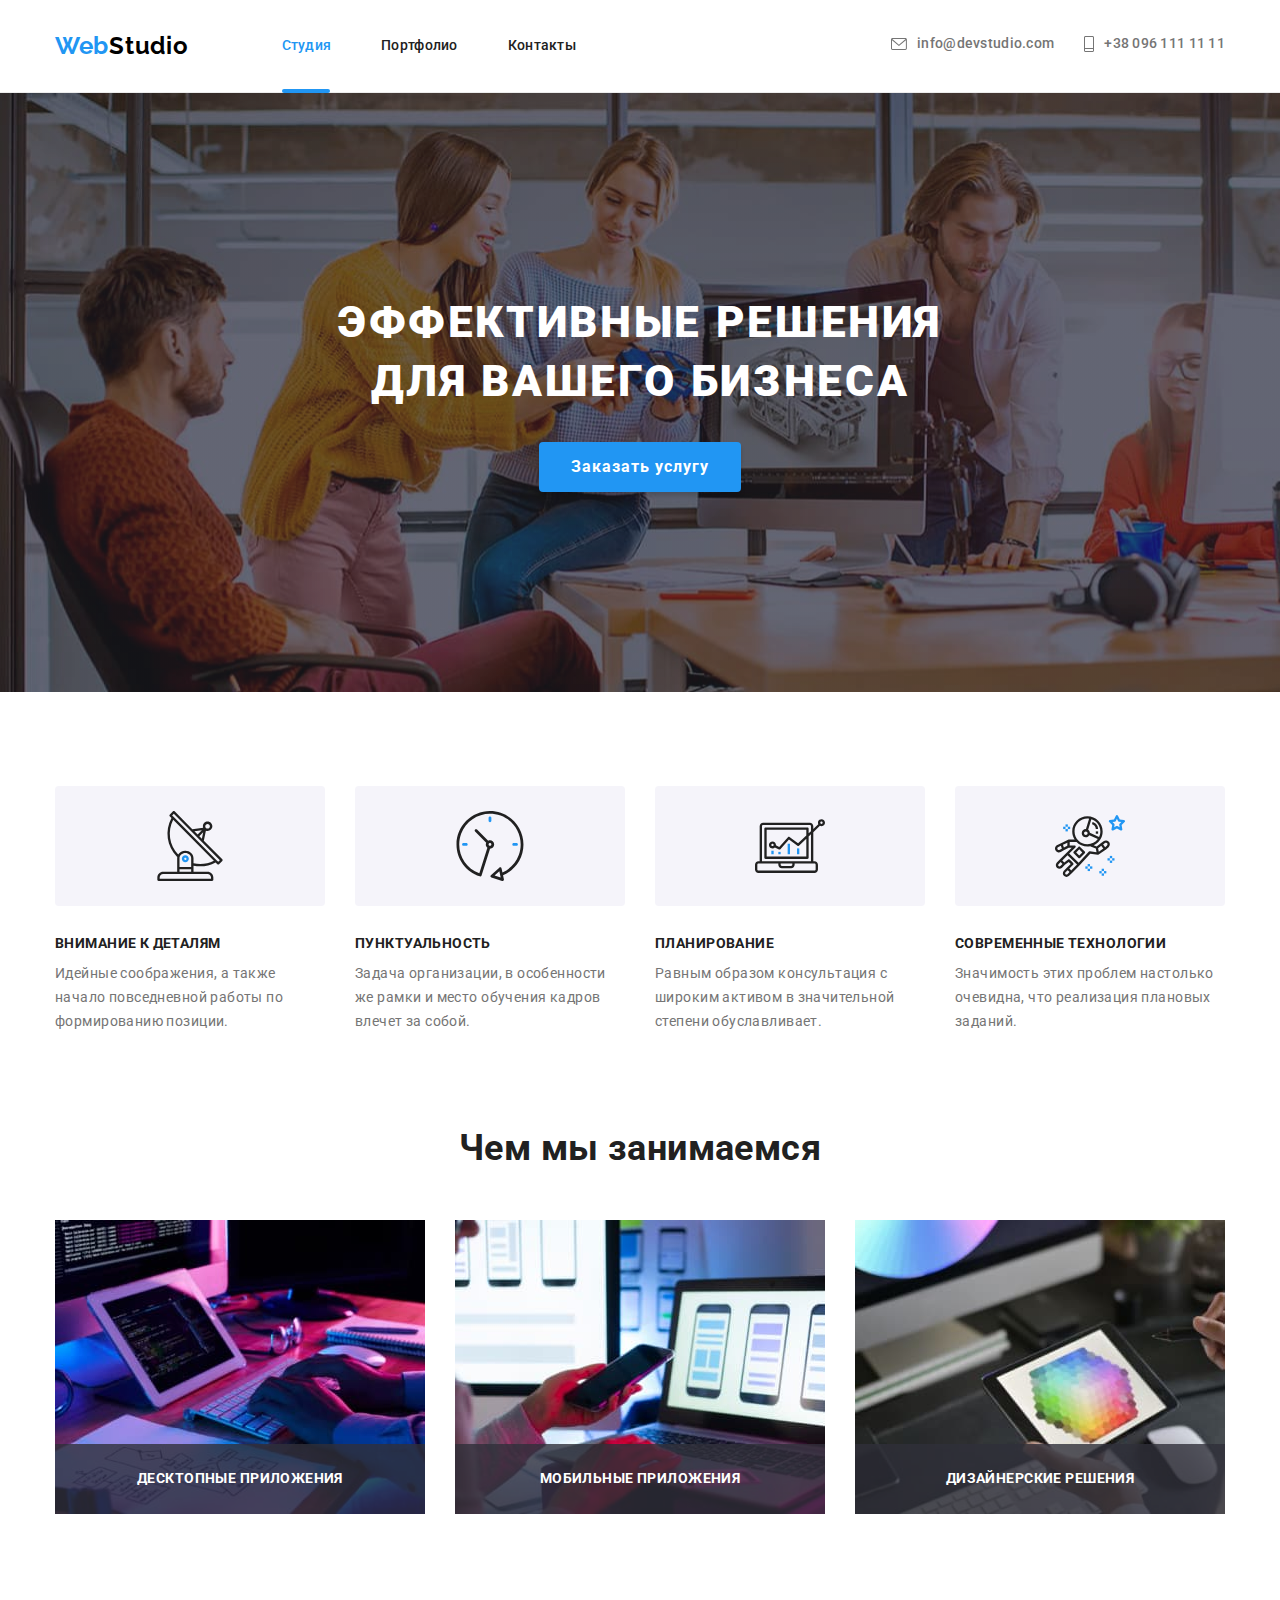
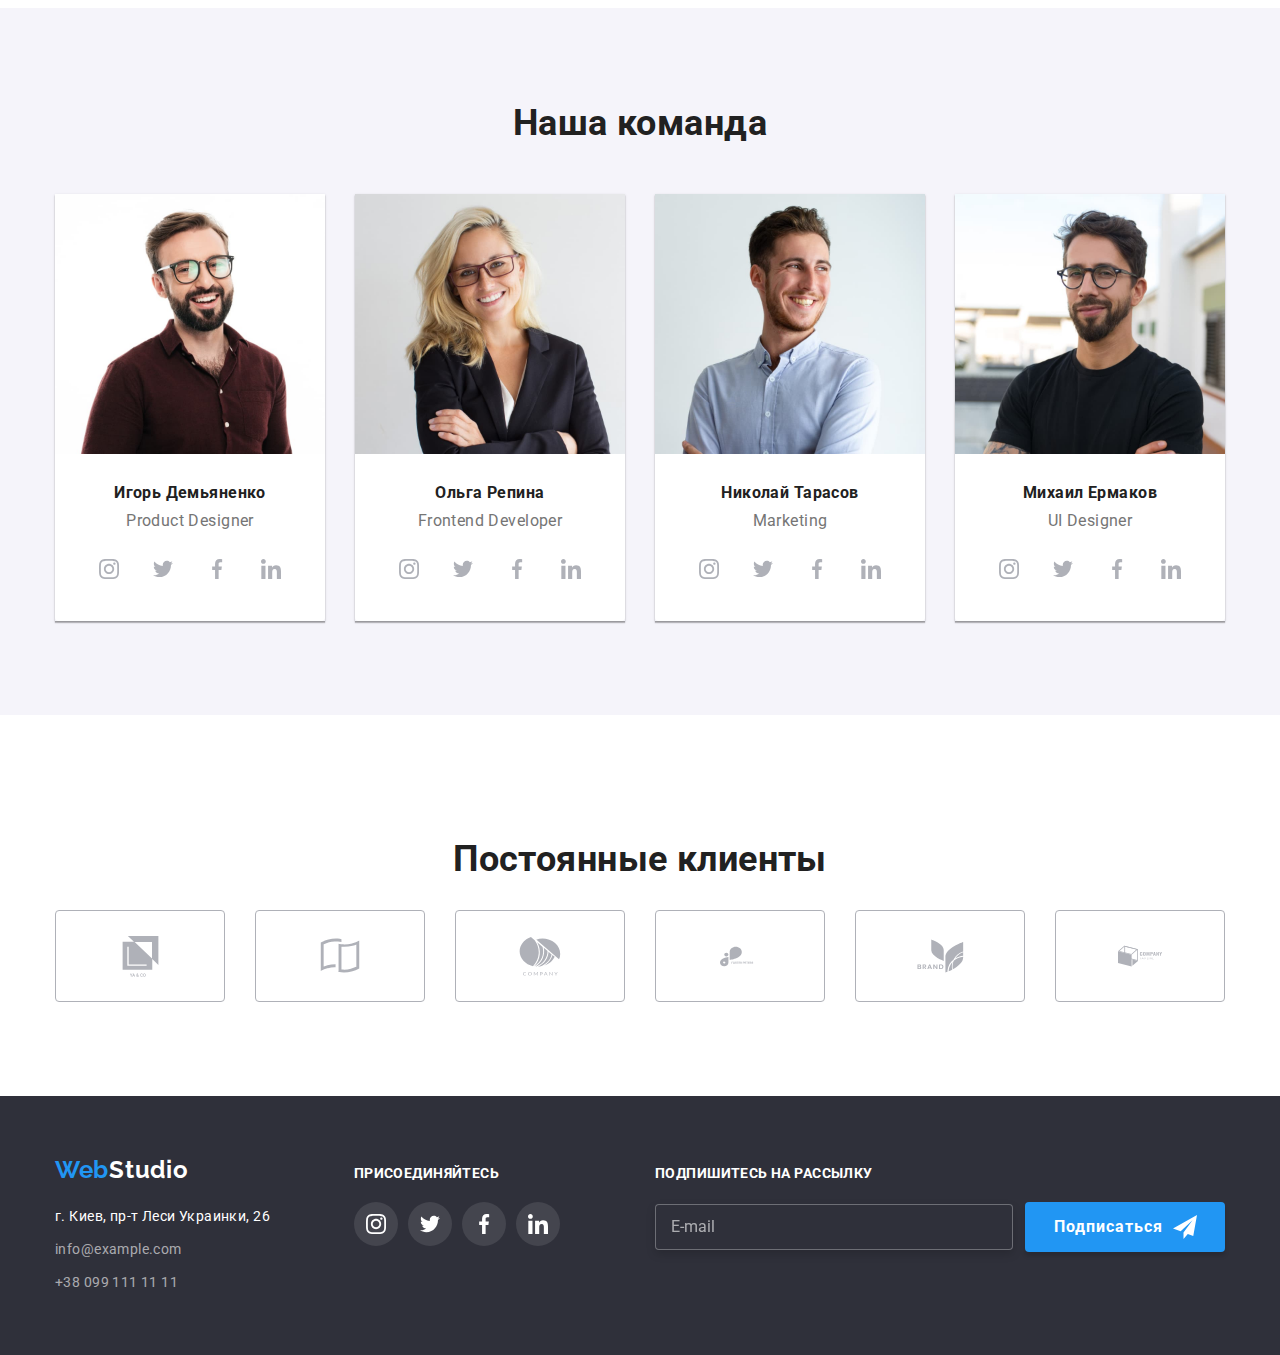
<file: index.html>
<!DOCTYPE html>
<html lang="ru">
<head>
    <meta charset="UTF-8">
    <meta http-equiv="X-UA-Compatible" content="IE=edge">
    <meta name="viewport" content="width=device-width, initial-scale=1.0">
    <title>WebStudio</title>
    <link href="https://fonts.googleapis.com/css2?family=Raleway:wght@700&family=Roboto:wght@400;500;700;900&display=swap"
      rel="stylesheet">
    <link rel="stylesheet" href="https://cdnjs.cloudflare.com/ajax/libs/modern-normalize/1.1.0/modern-normalize.min.css">
    <link rel="stylesheet" href="./css/styles.css">  
</head>

<body>
  <header class="underline">
  <div class="container main-nav">
    <nav class="main-nav">
      <a href="./index.html" class="logo">Web<span class="studio-header">Studio</span></a>
      <ul class="site-nav list">
        <li class="active-studio"><a href="" class="link current">Студия</a></li>
        <li><a href="./portfolio.html" class="link">Портфолио</a></li>
        <li><a href="" class="link">Контакты</a></li>
      </ul>
    </nav>
          <ul class="auth-nav list">
            <li>
              <a href="mailto:info@devstudio.com">
                <svg class="envelope" width="16" height="12"><use href="./images/sprite.svg#icon-envelope"></use></svg>info@devstudio.com</a>
            </li>
            <li>
              <a href="tel:+380961111111">
                <svg class="smartphone" width="10" height="16"><use href="./images/sprite.svg#icon-cell"></use></svg>+38 096 111 11 11</a>
            </li>
          </ul>
  </div>
  </header>

<main>
  <section class="hero">
      <h1 class="hero-title">Эффективные решения<br/> для вашего бизнеса</h1>
      <button type="button" class="hero-button" data-modal-open>Заказать услугу</button>
  </section>


  <section class="section our-pluses">
    <div class="container">
      <h2 class="visually-hidden">Преимущества компании</h2>
      <ul class="feature-list list">
        <li class="icon-antenna">
          <h3 class="title">Внимание к деталям</h3>
          <p>
            Идейные соображения, а также начало повседневной работы по формированию позиции.
          </p>
        </li>
        <li>
          <h3 class="title">Пунктуальность</h3>
          <p>
            Задача организации, в особенности же рамки и место обучения кадров влечет за собой.
          </p>
        </li>
        <li>
          <h3 class="title">Планирование</h3>
          <p>
            Равным образом консультация с широким активом в значительной степени обуславливает.
          </p>
        </li>
        <li>
          <h3 class="title">Современные технологии</h3>
          <p>
            Значимость этих проблем настолько очевидна, что реализация плановых заданий.
          </p>
        </li>
      </ul>
    </div>
  </section>

  <section class="our-works">
    <div class="container">
      <h2 class="section-title title-style">Чем мы занимаемся</h2>
        <ul class="list works-foto">
          <li>
            <div class="label">
              <img src="./images/computerphoto1.jpg" width="370" alt="компьютерные технологии" />
              <h3 class="label-name">Десктопные приложения</h3>
            </div>
          </li>
          <li>
            <div class="label">
              <img src="./images/computerphoto2.jpg" width="370" alt="компьютерные технологии" />
              <h3 class="label-name">Мобильные приложения</h3>
            </div>
          </li>
          <li>
            <div class="label">
              <img src="./images/computerphoto3.jpg" width="370" alt="компьютерные технологии" />
              <h3 class="label-name">Дизайнерские решения</h3>
            </div>
          </li>
        </ul>
    </div>
  </section>

  <section class="section our-team">
    <div class="container">
      <h2 class="section-title title-style">Наша команда</h2>
      <ul class="team list">
        <li>
          <img src="./images/igor-photo.jpg" width="270" alt="игорь-product manager" />
          <div class="team-text">
            <h3 class="section-title">Игорь Демьяненко</h3>
            <p>Product Designer</p>
            <ul class="team-list-links list">
              <li>
                <a href="">
                  <svg class="link" width="20" height="20">
                    <use href="./images/icons.svg#instagram-gray"></use>
                  </svg>
                </a>
              </li>
              <li>
                <a href="">
                  <svg class="link" width="20" height="20">
                    <use href="./images/icons.svg#twitter-gray"></use>
                  </svg>
                </a>
              </li>
              <li>
                <a href="">
                  <svg class="link" width="20" height="20">
                    <use href="./images/icons.svg#facebook-gray"></use>
                  </svg>
                </a>
              </li>
              <li>
                <a href="">
                  <svg class="link" width="20" height="20">
                    <use href="./images/icons.svg#linkedin-gray"></use>
                  </svg>
                </a>
              </li>
            </ul>
          </div>
        </li>
        <li>
          <img src="./images/olga-photo.jpg" width="270" alt="ольга-frontend devtloper" />
          <div class="team-text">
            <h3 class="section-title">Ольга Репина</h3>
            <p>Frontend Developer</p>
            <ul class="team-list-links list">
              <li>
                <a href="">
                  <svg class="link" width="20" height="20">
                    <use href="./images/icons.svg#instagram-gray"></use>
                  </svg>
                </a>
              </li>
              <li>
                <a href="">
                  <svg class="link" width="20" height="20">
                    <use href="./images/icons.svg#twitter-gray"></use>
                  </svg>
                </a>
              </li>
              <li>
                <a href="">
                  <svg class="link" width="20" height="20">
                    <use href="./images/icons.svg#facebook-gray"></use>
                  </svg>
                </a>
              </li>
              <li>
                <a href="">
                  <svg class="link" width="20" height="20">
                    <use href="./images/icons.svg#linkedin-gray"></use>
                  </svg>
                </a>
              </li>
            </ul>
          </div>
        </li>
        <li>
          <img src="./images/nikolai-photo.jpg" width="270" alt="николай-marketing manager" />
          <div class="team-text">
            <h3 class="section-title">Николай Тарасов</h3>
            <p>Marketing</p>
            <ul class="team-list-links list">
              <li>
                <a href="">
                  <svg class="link" width="20" height="20">
                    <use href="./images/icons.svg#instagram-gray"></use>
                  </svg>
                </a>
              </li>
              <li>
                <a href="">
                  <svg class="link" width="20" height="20">
                    <use href="./images/icons.svg#twitter-gray"></use>
                  </svg>
                </a>
              </li>
              <li>
                <a href="">
                  <svg class="link" width="20" height="20">
                    <use href="./images/icons.svg#facebook-gray"></use>
                  </svg>
                </a>
              </li>
              <li>
                <a href="">
                  <svg class="link" width="20" height="20">
                    <use href="./images/icons.svg#linkedin-gray"></use>
                  </svg>
                </a>
              </li>
            </ul>
          </div>
        </li>
        <li>
          <img src="./images/mihail-photo.jpg" width="270" alt="михаил-UI designer" />
          <div class="team-text">
            <h3 class="section-title">Михаил Ермаков</h3>
            <p>UI Designer</p>
            <ul class="team-list-links list">
              <li>
                <a href="">
                  <svg class="link" width="20" height="20">
                    <use href="./images/icons.svg#instagram-gray"></use>
                  </svg>
                </a>
              </li>
              <li>
                <a href="">
                  <svg class="link" width="20" height="20">
                    <use href="./images/icons.svg#twitter-gray"></use>
                  </svg>
                </a>
              </li>
              <li>
                <a href="">
                  <svg class="link" width="20" height="20">
                    <use href="./images/icons.svg#facebook-gray"></use>
                  </svg>
                </a>
              </li>
              <li>
                <a href="">
                  <svg class="link" width="20" height="20">
                    <use href="./images/icons.svg#linkedin-gray"></use>
                  </svg>
                </a>
              </li>
            </ul>
          </div>
        </li>
      </ul>
    </div>
  </section>

  <section class="clients">
    <div class="container">
      <h2 class="section-title title-style">Постоянные клиенты</h2>
      <ul class="clients-list list">
        <li class="item">
          <a href=""><svg width="41" height="47" class="client-icon"><use href="./images/icons.svg#company-one"></use></svg></a>
        </li>
        <li class="item">
          <a href=""><svg width="40" height="52" class="client-icon"><use href="./images/icons.svg#company-two"></use></svg></a>
        </li>
        <li class="item">
          <a href=""><svg width="44" height="42" class="client-icon"><use href="./images/icons.svg#company-three"></use></svg></a>
        </li>
        <li class="item">
          <a href=""><svg width="85" height="41" class="client-icon"><use href="./images/icons.svg#company-four"></use></svg></a>
        </li>
        <li class="item">
          <a href=""><svg width="63" height="46" class="client-icon"><use href="./images/icons.svg#company-five"></use></svg></a>
        </li>
        <li class="item">
          <a href=""><svg width="94" height="44" class="client-icon"><use href="./images/icons.svg#company-six"></use></svg></a>
        </li>
      </ul>
    </div>
  </section>
</main>

  <footer>
   <div class="container footer-flex">
      <div>
          <a href="./index.html" class="logo">Web<span class="studio-footer">Studio</span></a>
          <address class="contact">
              <p>г. Киев, пр-т Леси Украинки, 26</p>
              <ul class="list">
                <li><a href="mailto:info@example.com">info@example.com</a></li>
                <li><a href="tel:+380991111111">+38 099 111 11 11</a></li>
              </ul>
          </address>
      </div>

      <div class="footer-links">
        <h2 class="footer-title">присоединяйтесь</h2>
        <ul class=" footer-links-list list">
          <li>
            <a href=""><svg width="20" height="20"><use href="./images/icons.svg#instagram-footer"></use></svg></a>
          </li>
          <li>
            <a href=""><svg width="20" height="20"><use href="./images/icons.svg#twitter-footer"></use></svg></a>
          </li>
          <li>
            <a href=""><svg width="20" height="20"><use href="./images/icons.svg#facebook-footer"></use></svg></a>
          </li>
          <li>
            <a href=""><svg width="20" height="20"><use href="./images/icons.svg#linkedin-footer"></use></svg></a>
          </li>
        </ul>
      </div>

      <div class="footer-email">
          <h2 class="footer-title">Подпишитесь на рассылку</h2>
          <div class="email-flex">
              <form method="post" autocomplete="off">
                <input class="footer-input" type="email" name="email" placeholder="E-mail">
              </form>
              <div class="thumb">
                  <button class="footer-button" type="submit">Подписаться</button>
                  <svg class="icon-send" width="24" height="24">
                    <use href="./images/icons.svg#icon-send"></use>
                  </svg>
              </div>
          </div>
      </div>
   </div>
  </footer>


  <div class="backdrop is-hidden" data-modal>
    <div class="modal">
        <div class="button-close">
          <button class="close-button" type="button" data-modal-close>
            <svg width="11" height="11">
              <use href="./images/sprite.svg#icon-cross"></use>
            </svg>
          </button>
        </div>

      <form class="form" method="post" autocomplete="off" novalidate>
          <h2 class="form-title">Оставьте свои данные, мы вам перезвоним</h2>

          <label class="form-label">
              <span class="modal-label-text">Имя</span>
              <span class="form-field">
                  <input class="input-info" type="text" name="username">
                  <svg class="icon" width="18" height="18">
                    <use href="./images/icons.svg#person-black"></use>
                  </svg>
              </span>
          </label>

          <label class="form-label">
              <span class="modal-label-text">Телефон</span>
              <span class="form-field">
                  <input class="input-info" type="tel" name="tel">
                  <svg class="icon" width="18" height="18">
                    <use href="./images/icons.svg#phone-black"></use>
                  </svg>
              </span>
          </label>

          <label class="form-label">
              <span class="modal-label-text">Почта</span>
              <span class="form-field">
                  <input class="input-info" type="email" name="email">
                  <svg class="icon" width="18" height="18">
                    <use href="./images/icons.svg#email-black"></use>
                  </svg>
              </span>
          </label>

          <label class="form-label label-textarea">
              <span class="modal-label-text">Комментарий</span>
              <textarea class="input-comments" name="comments" placeholder="Введите текст"></textarea>
          </label>

          <label class="label-checkbox">
            <input class="checkbox" type="checkbox" name="agree" value="agree">
            <span class="icon"></span>
            <span class="checkbox-text">Соглашаюсь с рассылкой и принимаю <a href="">Условия договора</a></span>
          </label>

          <button class="button-send" type="submit">Отправить</button>
      </form>
    </div>
  </div>

  <script src="./js/modal.js"></script>

</body>
</html>
</file>
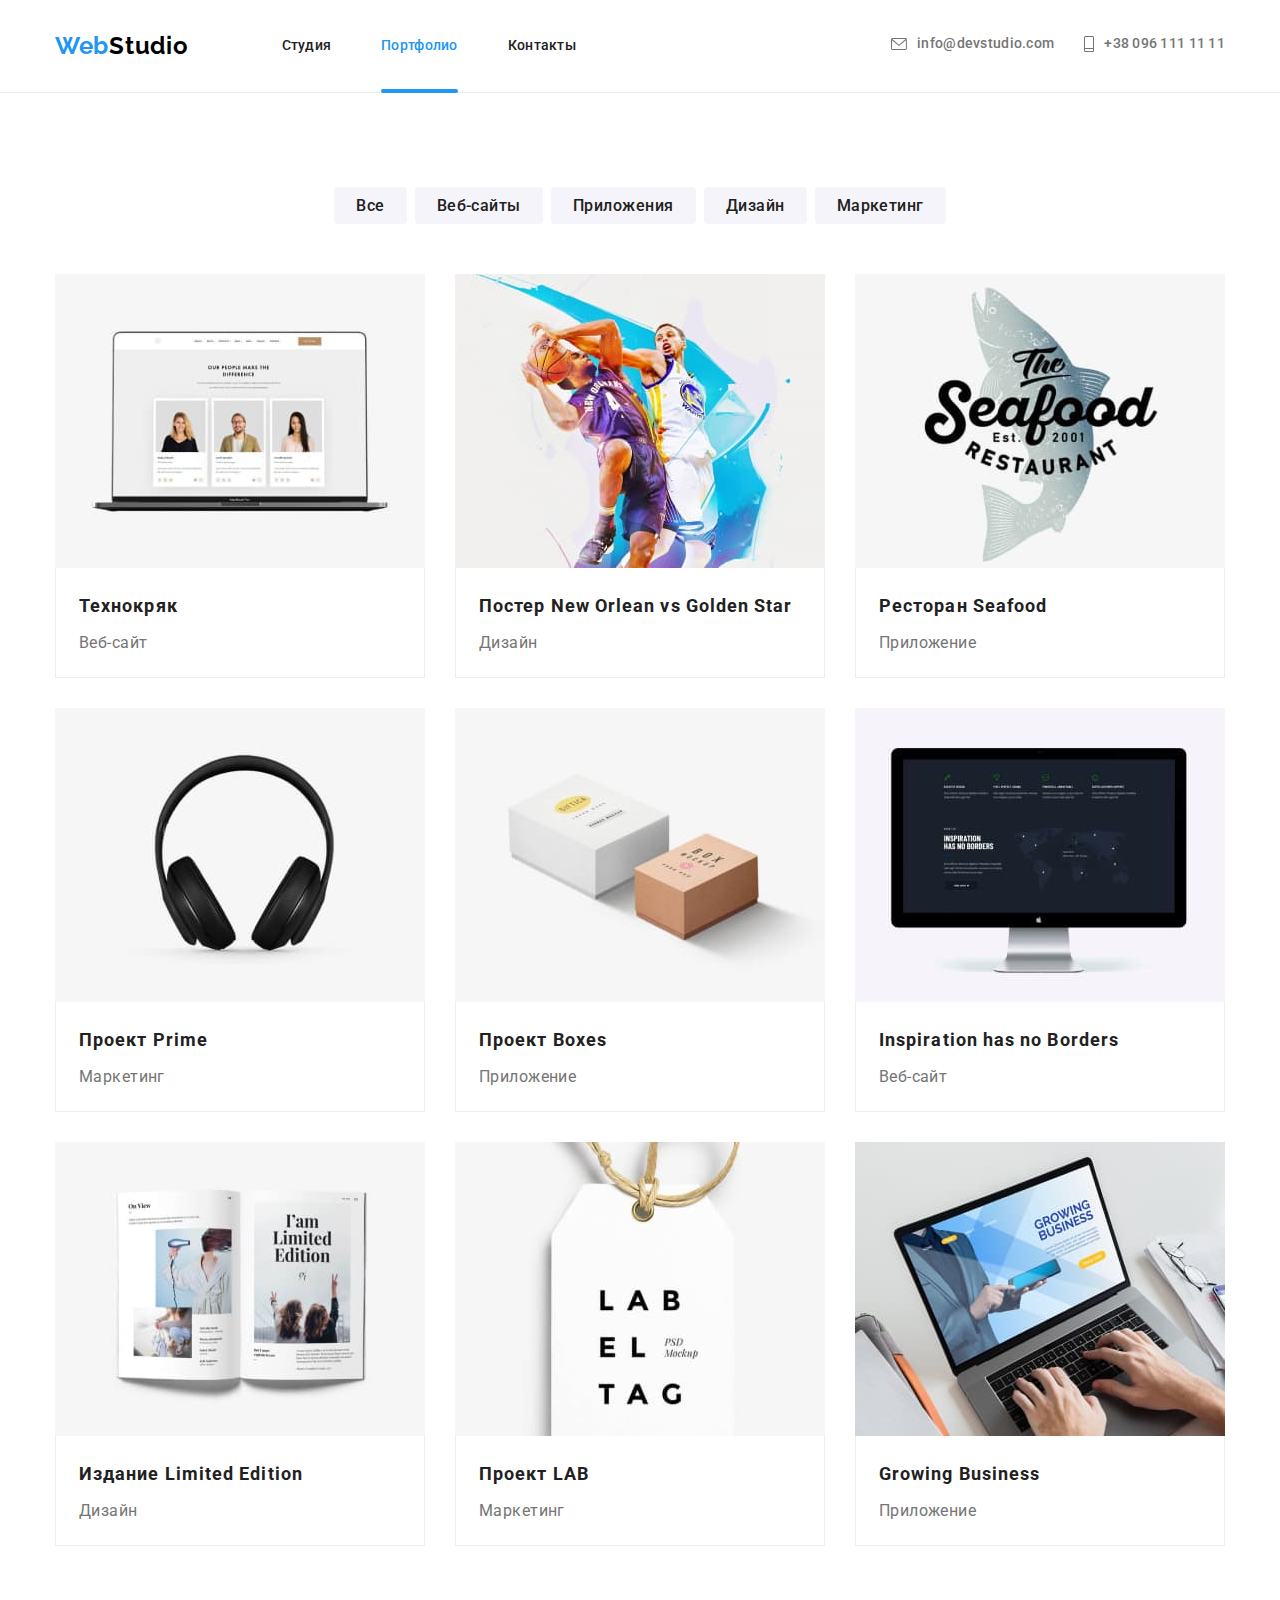
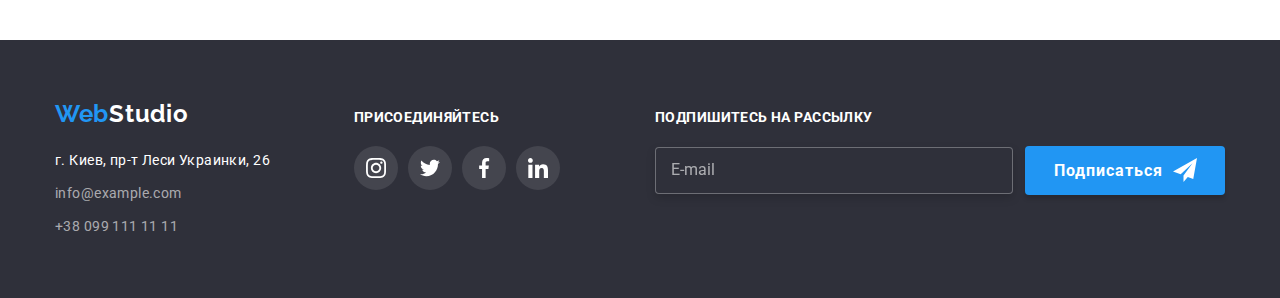
<file: portfolio.html>
<!DOCTYPE html>
<html lang="en">
<head>
    <meta charset="UTF-8">
    <meta http-equiv="X-UA-Compatible" content="IE=edge">
    <meta name="viewport" content="width=device-width, initial-scale=1.0">
    <title>WebStudio</title>
    <link href="https://fonts.googleapis.com/css2?family=Raleway:wght@700&family=Roboto:wght@400;500;700;900&display=swap"
        rel="stylesheet">
    <link rel="stylesheet" href="https://cdnjs.cloudflare.com/ajax/libs/modern-normalize/1.1.0/modern-normalize.min.css">
    <link rel="stylesheet" href="./css/styles.css">
</head>
<body>
<header class="underline">
<div class="container main-nav">
  <nav class="main-nav">
    <a href="./index.html" class="logo">Web<span class="studio-header">Studio</span></a>
    <ul class="site-nav list">
      <li><a href="./index.html" class="link">Студия</a></li>
      <li class="active-prtf"><a href="" class="link current">Портфолио</a></li>
      <li><a href="" class="link">Контакты</a></li>
    </ul>
    </nav>
    <ul class="auth-nav list">
        <li>
            <a href="mailto:info@devstudio.com">
              <svg class="envelope" width="16" height="12"><use href="./images/sprite.svg#icon-envelope"></use></svg>info@devstudio.com</a>
        </li>
        <li>
            <a href="tel:+380961111111">
              <svg class="smartphone" width="10" height="16"><use href="./images/sprite.svg#icon-cell"></use></svg>+38 096 111 11 11</a>
        </li>
    </ul>
  </div>
</header>

<main>
  <section class="projects">
      <div class="container">
        <!--<h1>Портфолио</h1>-->
        <ul class="button-list list">
            <li><button type="button" class="button">Все</button></li>
            <li><button type="button" class="button">Веб-сайты</button></li>
            <li><button type="button" class="button">Приложения</button></li>
            <li><button type="button" class="button">Дизайн</button></li>
            <li><button type="button" class="button">Маркетинг</button></li>
        </ul>
        <ul class="project-list list">
            <li>
                <a href="">
                    <div class="thumb">
                        <p class="overlay">
                            Ресурс предлагает комплексные предложения с разным уровнем функционала и сервисов. 
                            Все это позволит посетителю получить исчерпывающие сведения о компании или частном лице.
                        </p>
                        <img src="./images/techno-collapse.jpg" alt="Технокряк">
                    </div>
                    <div class="list-item">
                        <h2 class="projects-title">Технокряк</h2>
                        <p>Веб-сайт</p>
                    </div>
                </a>
            </li>
            <li>
                <a href="">
                    <div class="thumb">
                        <p class="overlay">
                            Ресурс предлагает комплексные предложения с разным уровнем функционала и сервисов.
                            Все это позволит посетителю получить исчерпывающие сведения о компании или частном лице.
                        </p>
                        <img src="./images/bassketball.jpg" alt="Постер New Orlean vs Golden Star">
                    </div>
                    <div class="list-item">
                        <h2 class="projects-title">Постер New Orlean vs Golden Star</h2>
                        <p>Дизайн</p>
                    </div>
                </a>
            </li>
            <li>
                <a href="">
                    <div class="thumb">
                        <p class="overlay">
                            Ресурс предлагает комплексные предложения с разным уровнем функционала и сервисов.
                            Все это позволит посетителю получить исчерпывающие сведения о компании или частном лице.
                        </p>
                        <img src="./images/seafood.jpg" alt="Ресторан Seafood">
                    </div>
                    <div class="list-item">
                        <h2 class="projects-title">Ресторан Seafood</h2>
                        <p>Приложение</p>
                    </div>
                </a>
            </li>
            <li>
                <a href="">
                    <div class="thumb">
                        <p class="overlay">
                            Ресурс предлагает комплексные предложения с разным уровнем функционала и сервисов.
                            Все это позволит посетителю получить исчерпывающие сведения о компании или частном лице.
                        </p>
                        <img src="./images/headphones.jpg" alt="Проект Prime">
                    </div>
                    <div class="list-item">
                        <h2 class="projects-title">Проект Prime</h2>
                        <p>Маркетинг</p>
                    </div>
                </a>
            </li>
            <li>
                <a href="">
                    <div class="thumb">
                        <p class="overlay">
                            Ресурс предлагает комплексные предложения с разным уровнем функционала и сервисов.
                            Все это позволит посетителю получить исчерпывающие сведения о компании или частном лице.
                        </p>
                        <img src="./images/boxes.jpg" alt="Inspiration has no Borders">
                    </div>
                    <div class="list-item">
                        <h2 class="projects-title">Проект Boxes</h2>
                        <p>Приложение</p>
                    </div>
                </a>
            </li>
            <li>
                <a href="">
                    <div class="thumb">
                        <p class="overlay">
                            Ресурс предлагает комплексные предложения с разным уровнем функционала и сервисов.
                            Все это позволит посетителю получить исчерпывающие сведения о компании или частном лице.
                        </p>
                        <img src="./images/computer.jpg" alt="Inspiration has no Borders">
                    </div>
                    <div class="list-item">
                        <h2 class="projects-title">Inspiration has no Borders</h2>
                        <p>Веб-сайт</p>
                    </div>
                </a>
            </li>
            <li>
                <a href="">
                    <div class="thumb">
                        <p class="overlay">
                            Ресурс предлагает комплексные предложения с разным уровнем функционала и сервисов.
                            Все это позволит посетителю получить исчерпывающие сведения о компании или частном лице.
                        </p>
                        <img src="./images/edition.jpg" alt="Издание Limited Edition">
                    </div>
                    <div class="list-item">
                        <h2 class="projects-title">Издание Limited Edition</h2>
                        <p>Дизайн</p>
                    </div>
                </a>
            </li>
            <li>
                <a href="">
                    <div class="thumb">
                        <p class="overlay">
                            Ресурс предлагает комплексные предложения с разным уровнем функционала и сервисов.
                            Все это позволит посетителю получить исчерпывающие сведения о компании или частном лице.
                        </p>
                        <img src="./images/lab.jpg" alt="Проект LAB">
                    </div>
                    <div class="list-item">
                        <h2 class="projects-title">Проект LAB</h2>
                        <p>Маркетинг</p>
                    </div>
                </a>
            </li>
            <li>
                <a href="">
                    <div class="thumb">
                        <p class="overlay">
                            Ресурс предлагает комплексные предложения с разным уровнем функционала и сервисов.
                            Все это позволит посетителю получить исчерпывающие сведения о компании или частном лице.
                        </p>
                        <img src="./images/growing-business.jpg" alt="Growing Business">
                    </div>
                    <div class="list-item">
                        <h2 class="projects-title">Growing Business</h2>
                        <p>Приложение</p>
                    </div>
                </a>
            </li>
        </ul>
      </div>
  </section>
</main>

<footer>
    <div class="container footer-flex">
        <div>
            <a href="./index.html" class="logo">Web<span class="studio-footer">Studio</span></a>
            <address class="contact">
                <p>г. Киев, пр-т Леси Украинки, 26</p>
                <ul class="list">
                    <li><a href="mailto:info@example.com">info@example.com</a></li>
                    <li><a href="tel:+380991111111">+38 099 111 11 11</a></li>
                </ul>
            </address>
        </div>

        <div class="footer-links">
            <h2 class="footer-title">присоединяйтесь</h2>
            <ul class=" footer-links-list list">
                <li>
                    <a href="">
                        <svg width="20" height="20"><use href="./images/icons.svg#instagram-footer"></use></svg>
                    </a>
                </li>
                <li>
                    <a href="">
                        <svg width="20" height="20"><use href="./images/icons.svg#twitter-footer"></use></svg>
                    </a>
                </li>
                <li>
                    <a href="">
                        <svg width="20" height="20"><use href="./images/icons.svg#facebook-footer"></use></svg>
                    </a>
                </li>
                <li>
                    <a href="">
                        <svg width="20" height="20"><use href="./images/icons.svg#linkedin-footer"></use></svg>
                    </a>
                </li>
            </ul>
        </div>

        <div class="footer-email">
            <h2 class="footer-title">Подпишитесь на рассылку</h2>
            <div class="email-flex">
                <form method="post" autocomplete="off">
                    <input class="footer-input" type="email" name="email" placeholder="E-mail">
                </form>
                <div class="thumb">
                    <button class="footer-button" type="submit">Подписаться</button>
                    <svg class="icon-send" width="24" height="24">
                        <use href="./images/icons.svg#icon-send"></use>
                    </svg>
                </div>
            </div>
        </div>
    </div>
</footer>

</body>
</html>
</file>
<file: css/styles.css>
/* цвет основной #757575*/
/* цвет вторичный #212121*/
/* цвет спец #FFFFFF*/
/* цвет акцент #2196F3*/
/* цвет footer address rgba(255, 255, 255, 0.6);*/

:root {
  --text-color: #757575;
  --title-color: #212121;
  --accent-color: #2196f3;
  --special-color: #ffffff;
  --footer-color: #2f303a;
  --team-color: #f5f4fa;
  --help-color: tomato;

  --project-list-margin: 30px;
  --animation-timfun: cubic-bezier(0.4, 0, 0.2, 1);
}

body {
  color: var(--text-color);

  font-family: 'Roboto', sans-serif;
  font-weight: 400;
  font-size: 14px;
  letter-spacing: 0.03em;
}

.visually-hidden {
  position: absolute;
  width: 1px;
  height: 1px;
  margin: -1px;
  border: 0;
  padding: 0;
  white-space: nowrap;
  clip-path: inset(100%);
  clip: rect(0 0 0 0);
  overflow: hidden;
}

/*---------------------UTILITY----------------------------------------*/
.list {
  padding: 0;
  margin: 0;
  list-style: none;
}


/*---------------------HEADER----------------------------------------*/
header {
  background-color: var(--special-color);

  padding-bottom: 31px;
  padding-top: 32px;
}
.underline {
  border-bottom: 1px solid #ececec;
}


/*---------------------LOGO----------------------------------------*/
.logo {
  color: var(--accent-color);
  text-decoration: none;

  font-family: 'Raleway', sans-serif;
  font-weight: 700;
  font-size: 24px;
  line-height: 1.19;
  letter-spacing: 0.03em;
  margin-right: 93px;
}
.studio-header {
  color: #000;
}
.studio-footer {
  color: #fff;
}


/*---------------------SITE-NAV,AUTH-NAV----------------------------------------*/
.main-nav {
  display: flex;
  align-items: center;
  justify-content: space-between;
}
.site-nav li:not(:last-child) {
  margin-right: 50px;
}
.site-nav li {
  position: relative;
}
.site-nav .active-studio::after,
.site-nav .active-prtf::after {
  position: absolute;
  top: 50.5px;
  left: 0px;

  display: block;
  content: '';
  height: 4px;

  /*opacity: 0;
  pointer-events: none;*/

  background: #2196f3;
  border-radius: 2px;
}
.site-nav .active-studio::after {
  width: 48px;
}
.site-nav .active-prtf::after {
  width: 77px;
}
/*.site-nav .active-studio:hover::after {
  opacity: 1;
}*/
/*.site-nav .active-prtf:hover::after {
  opacity: 1;
}*/
.site-nav,
.auth-nav {
  display: flex;

  line-height: 1.14;
  letter-spacing: 0.02em;
  font-weight: 500;
}
.main-nav .site-nav .link {
  display: block;

  color: var(--title-color);
  text-decoration: none;
}
.site-nav .link,
.auth-nav a {
  transition: color 250ms var(--animation-timfun);
}
.site-nav .link:hover,
.site-nav .link:focus,
.auth-nav a:hover,
.auth-nav a:focus {
  color: var(--accent-color);
}
.site-nav .link.current {
  color: var(--accent-color);
}
.auth-nav a {
  display: inline-flex;
  align-items: center;

  text-decoration: none;
  color: var(--text-color);

  transition: color 250ms var(--animation-timfun);
}
.auth-nav svg {
  fill: #757575;
  transition: fill 250ms var(--animation-timfun);
}
.auth-nav a:hover svg,
.auth-nav a:focus svg {
  fill: var(--accent-color);
}
.auth-nav .envelope {
  margin-right: 10px;
}
.auth-nav .smartphone {
  margin-right: 10px;
  margin-left: 30px;
}


/*---------------------SECTION----------------------------------------*/
.section-title {
  color: var(--title-color);
}
.title-style {
  font-size: 36px;
  text-align: center;
  line-height: 1.17;
}


/*---------------------SECTION HERO----------------------------------------*/
section.hero {
  background-color: var(--footer-color);
  background-image: linear-gradient(to right, rgba(47, 48, 58, 0.4), rgba(47, 48, 58, 0.4)),
    url(../images/hero-bgr.jpg);

  padding-bottom: 200px;
  padding-top: 200px;
  text-align: center;
}
.hero-title {
  color: var(--special-color);
  margin-top: 0;
  margin-bottom: 30px;

  font-weight: 900;
  font-size: 44px;
  line-height: 1.36;
  letter-spacing: 0.06em;
  text-transform: uppercase;
}
.hero-button {
  display: inline-block;
  min-width: 200px;
  height: 50px;

  color: var(--special-color);
  background-color: var(--accent-color);

  border-radius: 4px;
  box-shadow: 0px 4px 4px rgba(0, 0, 0, 0.15);
  padding: 10px 32px;
  text-align: center;
  border: none;

  font-family: inherit;
  font-weight: 700;
  font-size: 16px;
  letter-spacing: 0.06em;
  cursor: pointer;
}


/*---------------------SECTION OUR-PLUSES----------------------------------------*/
.our-pluses {
  padding-top: 94px;
  padding-bottom: 94px;
}
.our-pluses h2 {
  margin-top: 0;
}
.feature-list {
  display: flex;
}
.feature-list li {
  width: calc((100%-90) / 4);
}
.feature-list li:not(:last-child) {
  margin-right: 30px;
}
.feature-list .title {
  color: var(--title-color);

  margin-top: 0;
  margin-bottom: 10px;

  font-weight: 700;
  font-size: 14px;
  line-height: 1.14;
  letter-spacing: 0.03em;
  text-transform: uppercase;
}
.feature-list li p {
  line-height: 1.71em;
  margin-top: 0;
  margin-bottom: 0;
}
.feature-list li::before {
  display: block;
  content: '';
  width: 270px;
  height: 120px;

  background-color: #f5f4fa;

  margin-bottom: 30px;
  border-radius: 4px;
}
.icon-antenna::before {
  content: '';
  background-image: url(../images/antenna.svg);
  background-repeat: no-repeat;
  background-position: center;
}
.feature-list li:nth-child(2)::before {
  content: '';
  background-image: url(../images/clock.svg);
  background-repeat: no-repeat;
  background-position: center;
}
.feature-list li:nth-child(3)::before {
  content: '';
  background-image: url(../images/diagram.svg);
  background-repeat: no-repeat;
  background-position: center;
}
.feature-list li:nth-child(4)::before {
  content: '';
  background-image: url(../images/astronaut.svg);
  background-repeat: no-repeat;
  background-position: center;
}
.our-pluses .section-title {
  margin-bottom: 50px;
}


/*---------------------SECTION OUR-WORKS----------------------------------------*/
.our-works {
  padding-top: 0;
  padding-bottom: 94px;
}
.our-works h2 {
  line-height: 1.16;
  margin-bottom: 50px;
  margin-top: 0;
}
.works-foto {
  display: flex;
  justify-content: space-between;
}
.our-works img {
  display: block;
}
.label {
  position: relative;
}
.label-name {
  position: absolute;
  bottom: 0;
  width: 100%;
  height: 70px;

  color: var(--special-color);
  background: rgba(47, 48, 58, 0.8);

  margin: 0;
  padding-top: 27px;

  font-weight: 700;
  font-size: 14px;
  line-height: 1.14;
  text-align: center;
  letter-spacing: 0.03em;
  text-transform: uppercase;
}


/*---------------------SECTION OUR-TEAM----------------------------------------*/
.our-team {
  background-color: var(--team-color);
  padding-top: 94px;
  padding-bottom: 94px;
}
.our-team h2.section-title {
  margin-top: 0;
  margin-bottom: 50px;
}
.team h3 {
  margin-top: 0;
  margin-bottom: 10px;
}
.team p {
  margin-top: 0;
  margin-bottom: 16px;
}
.team h3,
.team p {
  font-size: 16px;
}
.team {
  display: flex;
  justify-content: space-between;
}
.team > li {
  box-shadow: 0px 1px 3px rgba(0, 0, 0, 0.12), 0px 1px 1px rgba(0, 0, 0, 0.14),
    0px 2px 1px rgba(0, 0, 0, 0.2);
}
.team .team-text {
  background: #ffffff;
  border-radius: 0px 0px 4px 4px;
  text-align: center;
  padding-top: 30px;
  padding-bottom: 30px;
  padding-right: 32px;
  padding-left: 32px;
}
.team img {
  display: block;
}
.team-list-links {
  display: flex;
  justify-content: space-between;
}
.team-list-links a {
  display: flex;
  justify-content: center;
  align-items: center;

  width: 44px;
  height: 44px;
  border-radius: 50%;

  transition: background-color 250ms var(--animation-timfun);
}
.team-list-links a:hover,
.team-list-links a:focus {
  background-color: var(--accent-color);
}
.team-list-links svg {
  fill: #afb1b8;
  transition: fill 250ms var(--animation-timfun);
}
.team-list-links a:hover svg,
.team-list-links a:focus svg {
  fill: #ffffff;
}


/*---------------------SECTION CLIENTS----------------------------------------*/
.clients {
  padding-top: 94px;
  padding-bottom: 94px;
}
.clients h1 {
  margin-bottom: 50px;
  margin-top: 0px;
}
.clients-list {
  display: flex;
  justify-content: space-between;
}
.clients-list .item a {
  display: inline-flex;
  justify-content: center;
  align-items: center;
  width: 170px;
  height: 92px;

  border: 1px solid #afb1b8;
  border-radius: 4px;
  cursor: pointer;

  transition: border-color 250ms var(--animation-timfun);
}
.clients-list a:hover,
.clients-list a:focus {
  border-color: var(--accent-color);
}
.clients-list svg {
  fill: #afb1b8;
  transition: fill 250ms var(--animation-timfun);
}
.clients-list a:hover svg,
.clients-list a:focus svg {
  fill: var(--accent-color);
}


/*---------------------FOOTER----------------------------------------*/
footer {
  background-color: var(--footer-color);
  padding-bottom: 60px;
  padding-top: 60px;
}
footer address {
  line-height: 1.71;
  font-style: normal;
}
footer .logo {
  display: block;
  margin-bottom: 20px;
}
.contact p {
  color: var(--special-color);
  margin-bottom: 9px;
  margin-top: 0;
}
.contact a {
  color: rgba(255, 255, 255, 0.6);

  line-height: 1.19;
  text-decoration: none;
}
.contact li:not(:last-child) {
  margin-bottom: 9px;
}
.contact a:hover,
.contact a:focus {
  color: var(--accent-color);
}
.footer-title {
  color: var(--special-color);

  font-weight: 700;
  font-size: 14px;
  line-height: 1.17;
  letter-spacing: 0.03em;
  text-transform: uppercase;

  margin-bottom: 20px;
  margin-top: 0;
}
.footer-flex {
  display: flex;
  justify-content: space-between;
  align-items: baseline;
}
.footer-links {
  margin-left: 70px;
}
.footer-links-list {
  display: flex;
  justify-content: flex-start;
  flex-wrap: wrap;
}
.footer-links-list li:not(:last-child) {
  margin-right: 10px;
}
.footer-links-list a {
  display: inline-flex;
  justify-content: center;
  align-items: center;

  width: 44px;
  height: 44px;
  border-radius: 50%;

  background-color: rgba(255, 255, 255, 0.1);

  transition: background-color 250ms var(--animation-timfun);
}
.footer-links-list a:hover,
.footer-links-list a:focus {
  background-color: var(--accent-color);
}
.footer-email {
  margin-left: 93px;
}
.footer-input {
  width: 358px;
  padding: 14px 15px;
  margin-right: 12px;

  background-color: var(--footer-color);
  border: 1px solid rgba(255, 255, 255, 0.3);
  filter: drop-shadow(0px 4px 4px rgba(0, 0, 0, 0.15));
  border-radius: 4px;
}
.footer-input::placeholder {
  font-family: inherit;
  font-size: 16px;
  line-height: 1.25;
  
  color: rgba(255, 255, 255, 0.6);
}
.footer-button {
  display: inline-flex;
  min-width: 200px;
  padding-top: 10px;
  padding-bottom: 10px;
  padding-left: 29px;

  font-weight: 700;
  font-size: 16px;
  line-height: 1.87;
  letter-spacing: 0.06em;
  
  color: #FFFFFF;
  background: #2196F3;
  box-shadow: 0px 4px 4px rgba(0, 0, 0, 0.15);
  border-radius: 4px;
  border: none;
  cursor: pointer;
}
.email-flex {
  display: flex;
  justify-content: flex-start;
  align-items: center;
}
.footer-email .thumb {
  position: relative;
}
.thumb .icon-send {
  display: inline-block;
  position: absolute;
  top: 50%;
  right: 28px;
  transform: translateY(-50%);
}
.footer-input:focus {
  outline: none;
  border-color: var(--accent-color);
  color: #fff;
}



/*---------------------MODAL----------------------------------------*/
.backdrop {
  position: fixed;
  top: 0;
  left: 0;
  width: 100%;
  height: 100%;
  background: rgba(0, 0, 0, 0.2);

  transform: scale(1);
  opacity: 1;
  transition: opacity 250ms var(--animation-timfun),
              transform 250ms var(--animation-timfun);
}
.modal {
  position: fixed;
  width: 528px;
  height: 581px;
  top: 50%;
  left: 50%;
  transform: translate(-50%, -50%);
  margin: auto;
 
  background: #ffffff;
  box-shadow: 0px 1px 3px rgba(0, 0, 0, 0.12), 0px 1px 1px rgba(0, 0, 0, 0.14),
    0px 2px 1px rgba(0, 0, 0, 0.2);
  border-radius: 4px;            
}
.backdrop.is-hidden {
  opacity: 0;
  transform: scale(0.8);
  pointer-events: none;
}
.modal .close-button{
  position: absolute;
  top: 8px;
  right: 8px;

  display: flex;
  justify-content: center;
  align-items: center;

  width: 30px;
  height: 30px;

  background-color: #ffffff;
  border: 1px solid rgba(0, 0, 0, 0.1);
  border-radius: 50%;

  cursor: pointer;
}
.modal .close-button svg {
  fill: #000000;
  transition: fill 250ms var(--animation-timfun);
}
.modal .close-button:hover svg,
.modal .close-button:focus svg {
  fill: var(--accent-color);
}
.form {
  display: flex;
  flex-direction: column;
  padding: 40px;
}
.form-title {
  color: #212121;

  font-weight: 700;
  font-size: 20px;
  line-height: 1.15;
  text-align: center;

  margin-top: 0;
  margin-bottom: 12px;
}
.form-label {
  display: inline-flex;
  flex-direction: column;

  margin-bottom: 10px;
}
.label-textarea {
  margin-bottom: 20px;
}
.modal-label-text {
  color: #757575;
  margin-bottom: 4px;

  font-size: 12px;
  line-height: 1.16;
  letter-spacing: 0.01em;
}
.input-info {
  width: 100%;
  height: 40px;
  
  padding-left: 42px;
  border: 1px solid rgba(33, 33, 33, 0.2);
  border-radius: 4px
}
.form .input-comments {
  height: 120px;
  resize: none;
  padding: 12px 16px;
  
  border: 1px solid rgba(33, 33, 33, 0.2);
  border-radius: 4px;
}
.input-comments::placeholder {
  font-weight: 400;
  font-size: 12px;
  line-height: 14px;
  letter-spacing: 0.01em;
  color: rgba(117, 117, 117, 0.5);
}
.label-checkbox {
  display: flex;
  justify-content: center;
  align-items: center;
  margin-bottom: 30px;
  cursor: pointer;
}
.checkbox-text {
  line-height: 1.71;
  margin-left: 8px;
}
.checkbox-text a {
  color: var(--accent-color);
}
.checkbox {
  appearance: none;
  /*position: absolute;*/
}
.label-checkbox .icon {
  width: 16px;
  height: 15px;
  border-radius: 2px;
  border: 2px solid #212121;

  transition: background-color 250ms var(--animation-timfun),
              border-color 250ms var(--animation-timfun);
}
.checkbox:checked + .icon {
  background-color: #2196F3;
  border-color: #2196F3;
  background-image: url(../images/checkbox.svg);
  background-repeat: no-repeat;
  background-position: center;
  background-size: contain;
}
.checkbox:focus + .icon {
  border-color: var(--accent-color);
}
.form .button-send {
  width: 200px;
  font-weight: 700;
  font-size: 16px;
  line-height: 1.87;
  letter-spacing: 0.06em;

  padding: 10px 55px 10px 56px;

  margin-left: 50%;
  margin-right: 50%;
  transform: translateX(-50%);

  color: #FFFFFF;
  
  background: #2196F3;
  box-shadow: 0px 4px 4px rgba(0, 0, 0, 0.15);
  border-radius: 4px;
  border: none;

  cursor: pointer;
}
.form-field {
  position: relative;
}
.form-field .icon {
  position: absolute;
  top: 11px;
  left: 12px;
}
.form .input-comments:focus {
  outline: none;
  border-color: var(--accent-color);
}
.input-info:focus {
  outline: none;
  border-color: var(--accent-color);
}
.input-info:focus-within + .icon {
  fill: var(--accent-color);
}



/*---------------------PORTFOLIO----------------------------------------*/
/*projects*/
section.projects {
  padding-bottom: 94px;
  padding-top: 94px;
}
.button-list .button {
  color: var(--title-color);
  background-color: var(--team-color);

  font-family: inherit;
  font-weight: 500;
  font-size: 16px;
  line-height: 1.62;
  letter-spacing: 0.03em;
  padding: 6px 22px;
  cursor: pointer;

  border-radius: 4px;
  border: none;

  transition: color 250ms var(--animation-timfun), background-color 250ms var(--animation-timfun),
    box-shadow 250ms var(--animation-timfun);
}
.button-list {
  display: flex;
  justify-content: center;
  margin-bottom: 50px;
}
.button-list li:not(:last-child) {
  margin-right: 8px;
}
.button-list .button:hover,
.button-list .button:focus {
  color: var(--special-color);
  background-color: var(--accent-color);
  box-shadow: 0px 3px 1px rgba(0, 0, 0, 0.1), 0px 1px 2px rgba(0, 0, 0, 0.08),
    0px 2px 2px rgba(0, 0, 0, 0.12);
}
.project-list img {
  display: block;
  max-width: 100%;
  height: auto;
}
.project-list {
  display: flex;
  flex-wrap: wrap;

  padding: 0;
  margin: 0;
  margin-left: calc(-1 * var(--project-list-margin));
  margin-top: calc(-1 * var(--project-list-margin));
}
.project-list li {
  flex-basis: calc(100% / 3 - var(--project-list-margin));
  margin-left: var(--project-list-margin);
  margin-top: var(--project-list-margin);
}
/*.project-list li:nth-last-child(-n + 3) {
  margin-bottom: 0;
}*/
.project-list .list-item {
  background: #ffffff;
  border-right: 1px solid #eeeeee;
  border-left: 1px solid #eeeeee;
  border-bottom: 1px solid #eeeeee;
  padding: 20px 23px 19px;
}
.project-list a {
  display: block;
  text-decoration: none;
  transition: box-shadow 250ms var(--animation-timfun);
}
.project-list a:hover,
.project-list a:focus {
  box-shadow: 0px 1px 1px rgba(0, 0, 0, 0.12), 0px 4px 4px rgba(0, 0, 0, 0.06),
    1px 4px 6px rgba(0, 0, 0, 0.16);
  cursor: pointer;
}
.project-list li:nth-last-child(-n + 3) {
  margin-bottom: 0;
}
.projects .projects-title {
  color: var(--title-color);

  font-size: 18px;
  font-weight: 700;
  line-height: 2;
  letter-spacing: 0.06em;

  margin-bottom: 4px;
  margin-top: 0;
}
.projects p {
  color: var(--text-color);
  font-size: 16px;
  line-height: 1.87;
  margin-top: 0;
  margin-bottom: 0;
}
.project-list .thumb {
  position: relative;
  overflow: hidden;
}
.thumb .overlay {
  position: absolute;
  width: 100%;
  height: 100%;
  top: 0;
  left: 0;

  background-color: rgba(33, 150, 243, 0.9);
  color: #ffffff;

  font-weight: 400;
  font-size: 18px;
  line-height: 1.55;
  letter-spacing: 0.03em;
  padding: 63px 24px;

  transform: translateY(101%);
  transition: transform 500ms cubic-bezier(0.4, 0, 0.2, 1);
}
.thumb:hover .overlay,
.project-list a:focus .overlay {
  transform: translateY(0);
  overflow: visible;
}


/*---------------------CONTAINER----------------------------------------*/
.container {
  margin-left: auto;
  margin-right: auto;
  width: 1200px;
  padding-right: 15px;
  padding-left: 15px;
}
</file>
